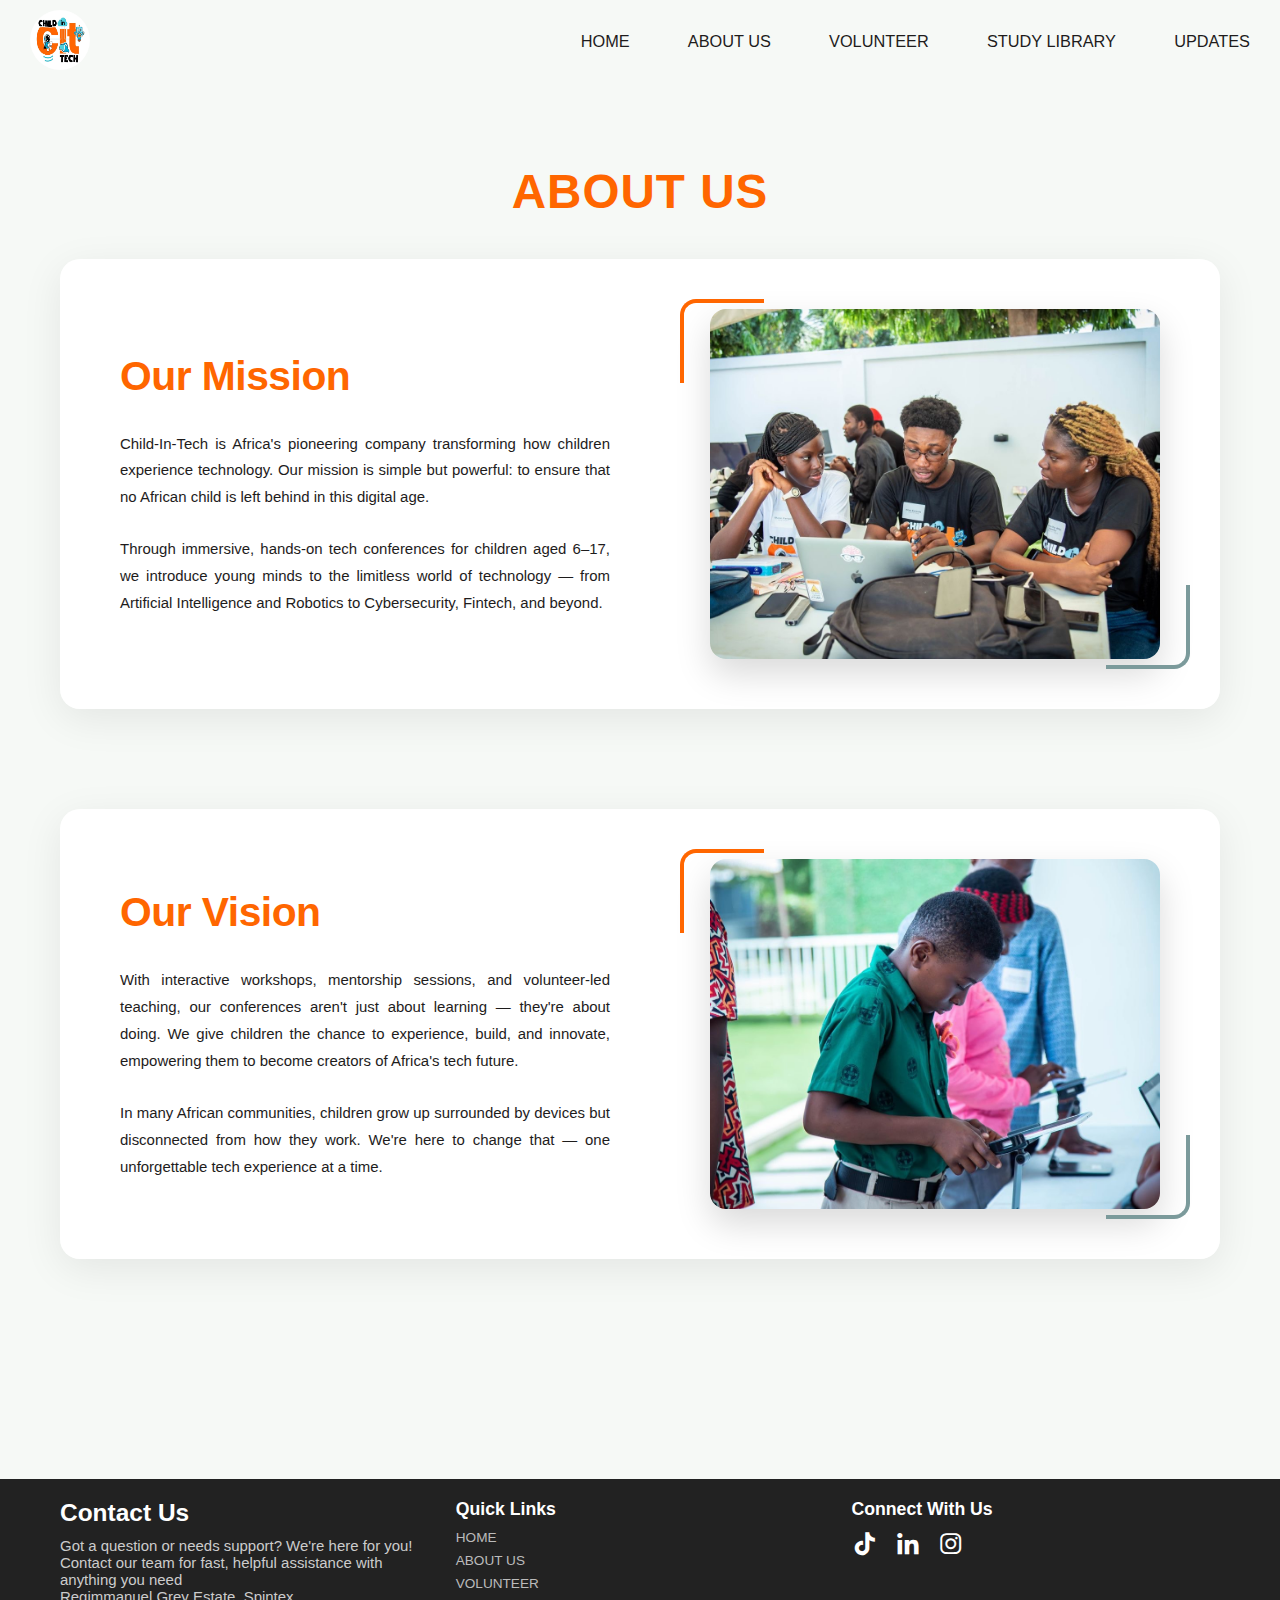
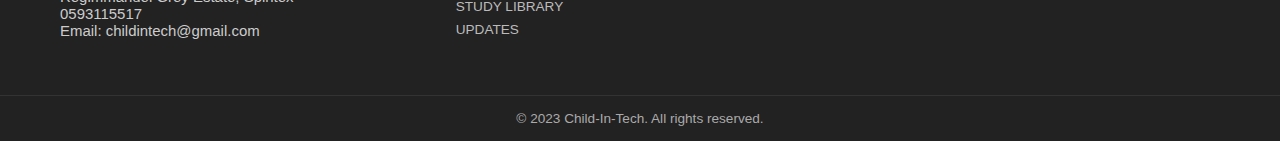
<file: about.html>
<!DOCTYPE html>
<html lang="en">
  <head>
    <meta charset="UTF-8" />
    <meta name="viewport" content="width=device-width, initial-scale=1.0" />
    <title>About Us</title>
    <link rel="stylesheet" href="style.css" />
    <link rel="icon" href="favicon.ico" type="image/x-icon" />
    <link
      href="https://unpkg.com/boxicons@2.1.4/css/boxicons.min.css"
      rel="stylesheet"
    />
  </head>
  <body>
    <header class="header">
      <nav class="navbar">
        <div class="logo">
          <img src="assets/logo.jpg" alt="CIT Logo" />
        </div>
        <div class="nav-links">
          <a href="index.html">HOME</a>
          <a href="about.html">ABOUT US</a>
          <a href="volunteer.html">VOLUNTEER</a>
          <a href="study_library.html">STUDY LIBRARY</a>
          <a href="updates.html">UPDATES</a>
        </div>
        <div class="burger" id="burger-menu">
          <span></span>
          <span></span>
          <span></span>
        </div>
      </nav>
    </header>
    <main>
      <!-- main section -->
      <div class="about-us">
        <h1>ABOUT US</h1>
        <!-- Our Mission -->
        <div class="mission-section">
          <div class="text-content">
            <h2>Our Mission</h2>
            <p>
              Child-In-Tech is Africa's pioneering company transforming how
              children experience technology. Our mission is simple but
              powerful: to ensure that no African child is left behind in this
              digital age.
            </p>
            <p>
              Through immersive, hands-on tech conferences for children aged
              6–17, we introduce young minds to the limitless world of
              technology — from Artificial Intelligence and Robotics to
              Cybersecurity, Fintech, and beyond.
            </p>
          </div>
          <div class="mision-image">
            <img src="assets/fun fact.jpg" alt="Mission Image" />
          </div>
        </div>

        <!-- Our Vision -->
        <div class="vision-section">
          <div class="vision-image">
            <img src="assets/img 3.jpg" alt="Vision Image" />
          </div>
          <div class="text-content">
            <h2>Our Vision</h2>
            <p>
              With interactive workshops, mentorship sessions, and volunteer-led
              teaching, our conferences aren't just about learning — they're
              about doing. We give children the chance to experience, build, and
              innovate, empowering them to become creators of Africa's tech
              future.
            </p>
            <p>
              In many African communities, children grow up surrounded by
              devices but disconnected from how they work. We're here to change
              that — one unforgettable tech experience at a time.
            </p>
          </div>
        </div>
      </div>
    </main>

    <!-- footer section -->
    <footer class="footer">
      <div class="footer-container">
        <div class="footer-about">
          <h2>Contact Us</h2>
          <p>Got a question or needs support? We're here for you!</p>
          <p>
            Contact our team for fast, helpful assistance with anything you need
          </p>
          <p>Regimmanuel Grey Estate, Spintex</p>
          <p>0593115517</p>
          <p>Email: childintech@gmail.com</p>
        </div>

        <div class="footer-links">
          <h3>Quick Links</h3>
          <ul>
            <li><a href="index.html">HOME</a></li>
            <li><a href="about.html">ABOUT US</a></li>
            <li><a href="volunteer.html">VOLUNTEER</a></li>
            <li><a href="study_library.html">STUDY LIBRARY</a></li>
            <li><a href="updates.html">UPDATES</a></li>
          </ul>
        </div>

        <div class="footer-socials">
          <h3>Connect With Us</h3>
          <div class="social-icons">
            <!-- TikTok -->
            <a href="#" target="_blank">
              <i class="bx bxl-tiktok"></i>
            </a>

            <!-- LinkedIn -->
            <a href="#" target="_blank">
              <i class="bx bxl-linkedin"></i>
            </a>

            <!-- Instagram -->
            <a href="#" target="_blank">
              <i class="bx bxl-instagram"></i>
            </a>
          </div>
        </div>
      </div>

      <div class="footer-bottom">
        <p>&copy; 2023 Child-In-Tech. All rights reserved.</p>
      </div>
    </footer>
    <script src="script.js"></script>
  </body>
</html>
</file>
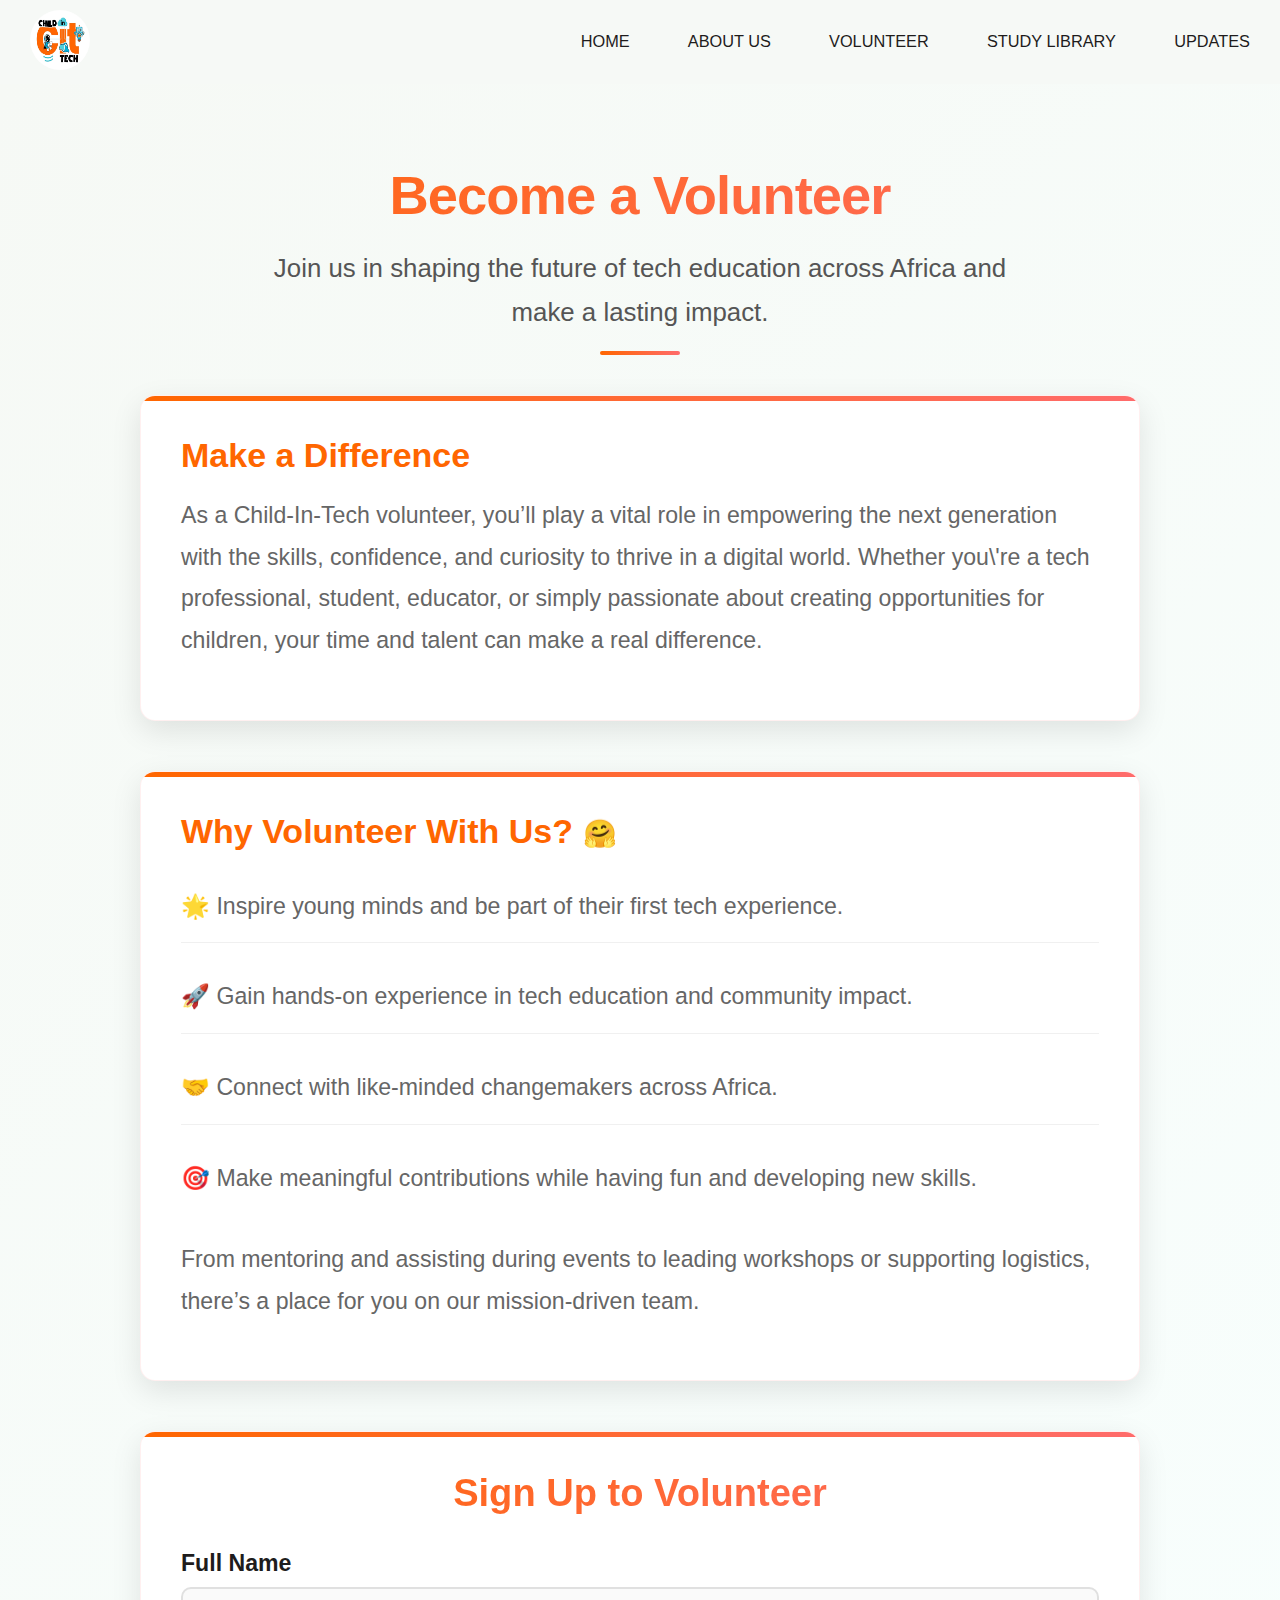
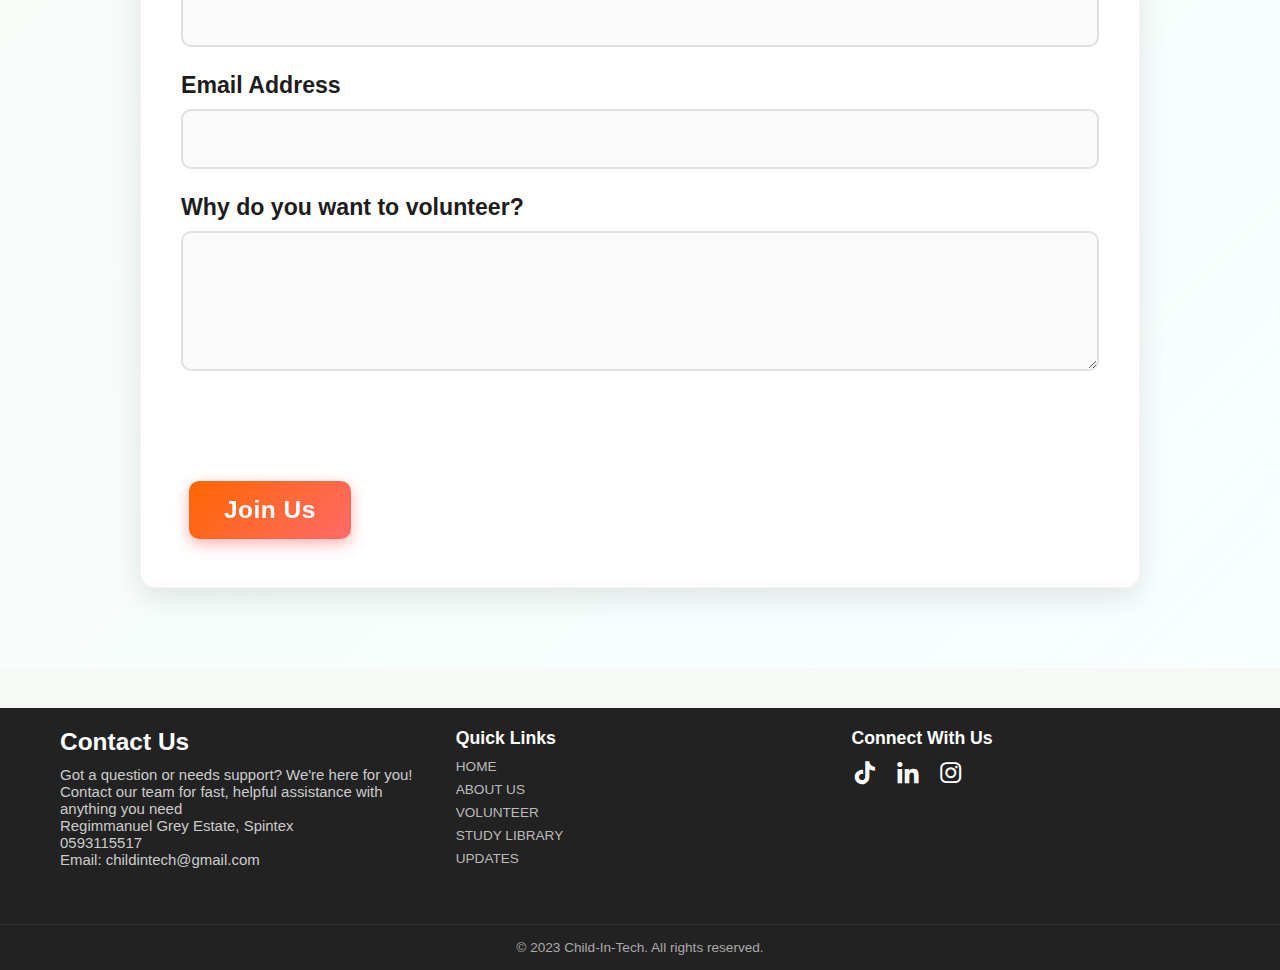
<file: volunteer.html>
<!DOCTYPE html>
<html lang="en">
  <head>
    <meta charset="UTF-8" />
    <meta name="viewport" content="width=device-width, initial-scale=1.0" />
    <title>Volunteer</title>
    <link rel="stylesheet" href="style.css" />
    <link rel="icon" href="favicon.ico" type="image/x-icon" />
    <link
      href="https://unpkg.com/boxicons@2.1.4/css/boxicons.min.css"
      rel="stylesheet"
    />
  </head>
  <body>
    <header class="header">
      <nav class="navbar">
        <div class="logo">
          <img src="assets/logo.jpg" alt="CIT Logo" />
        </div>
        <div class="nav-links">
          <a href="index.html">HOME</a>
          <a href="about.html">ABOUT US</a>
          <a href="volunteer.html">VOLUNTEER</a>
          <a href="study_library.html">STUDY LIBRARY</a>
          <a href="updates.html">UPDATES</a>
        </div>
        <div class="burger" id="burger-menu">
          <span></span>
          <span></span>
          <span></span>
        </div>
      </nav>
    </header>
    <main>
      <!-- main section -->
      <section class="volunteer-section">
        <header class="volunteer-header">
          <h1>Become a Volunteer</h1>
          <p>
            Join us in shaping the future of tech education across Africa and
            make a lasting impact.
          </p>
        </header>

        <div class="volunteer-content">
          <div class="volunteer-cta">
            <h2>Make a Difference</h2>
            <p>
              As a Child-In-Tech volunteer, you’ll play a vital role in
              empowering the next generation with the skills, confidence, and
              curiosity to thrive in a digital world. Whether you\'re a tech
              professional, student, educator, or simply passionate about
              creating opportunities for children, your time and talent can make
              a real difference.
            </p>
          </div>
          <div class="volunteer-roles">
            <h2>Why Volunteer With Us?</h2>
            <ul>
              <li>
                🌟 Inspire young minds and be part of their first tech
                experience.
              </li>
              <li>
                🚀 Gain hands-on experience in tech education and community
                impact.
              </li>
              <li>🤝 Connect with like-minded changemakers across Africa.</li>
              <li>
                🎯 Make meaningful contributions while having fun and developing
                new skills.
              </li>
            </ul>
            <p>
              From mentoring and assisting during events to leading workshops or
              supporting logistics, there’s a place for you on our
              mission-driven team.
            </p>
          </div>

          <div class="volunteer-form-container">
            <h2>Sign Up to Volunteer</h2>
            <form action="#" method="POST" class="volunteer-form">
              <div class="form-group">
                <label for="name">Full Name</label>
                <input type="text" id="name" name="name" required />
              </div>
              <div class="form-group">
                <label for="email">Email Address</label>
                <input type="email" id="email" name="email" required />
              </div>
              <div class="form-group">
                <label for="interest">Why do you want to volunteer?</label>
                <textarea
                  id="interest"
                  name="interest"
                  rows="4"
                  required
                ></textarea>
              </div>
              <button type="submit" class="btn">Join Us</button>
            </form>
          </div>
        </div>
      </section>
    </main>

    <!-- footer section -->
    <footer class="footer">
      <div class="footer-container">
        <div class="footer-about">
          <h2>Contact Us</h2>
          <p>Got a question or needs support? We're here for you!</p>
          <p>
            Contact our team for fast, helpful assistance with anything you need
          </p>
          <p>Regimmanuel Grey Estate, Spintex</p>
          <p>0593115517</p>
          <p>Email: childintech@gmail.com</p>
        </div>

        <div class="footer-links">
          <h3>Quick Links</h3>
          <ul>
            <li><a href="index.html">HOME</a></li>
            <li><a href="about.html">ABOUT US</a></li>
            <li><a href="volunteer.html">VOLUNTEER</a></li>
            <li><a href="study_library.html">STUDY LIBRARY</a></li>
            <li><a href="updates.html">UPDATES</a></li>
          </ul>
        </div>

        <div class="footer-socials">
          <h3>Connect With Us</h3>
          <div class="social-icons">
            <!-- TikTok -->
            <a href="#" target="_blank">
              <i class="bx bxl-tiktok"></i>
            </a>

            <!-- LinkedIn -->
            <a href="#" target="_blank">
              <i class="bx bxl-linkedin"></i>
            </a>

            <!-- Instagram -->
            <a href="#" target="_blank">
              <i class="bx bxl-instagram"></i>
            </a>
          </div>
        </div>
      </div>

      <div class="footer-bottom">
        <p>&copy; 2023 Child-In-Tech. All rights reserved.</p>
      </div>
    </footer>
    <script src="script.js"></script>
  </body>
</html>
</file>
<file: style.css>
* {
  margin: 0;
  padding: 0;
  box-sizing: border-box;
  text-decoration: none;
  border: none;
  outline: none;
  scroll-behavior: smooth;
  font-family: "Open Sans", sans-serif;
}

:root {
  --bg-color: rgba(246, 249, 245, 0.947);
  --second-bg-color: rgb(123, 154, 155);
  --text-color: #1e1c1c;
  --main-color: #ff6600;
}
html {
  font-size: 85%;
  overflow-x: hidden;
}

body {
  background-color: var(--bg-color);
  color: var(--text-color);
  overflow-x: hidden;
  font-weight: 300;
}

.header {
  font-weight: 300;
  line-height: 1.2;
}

.navbar {
  display: flex;
  align-items: center;
  justify-content: space-between;
  padding: 10px 30px;
  background-color: var(--bg-color);
}

.navbar a {
  font-size: 1.2rem;
  margin-left: 4rem;
  color: var(--text-color);
}

.navbar img {
  width: 60px;
  height: 60px;
  border-radius: 50%;
}

.home {
  position: relative;
  background-image: url(assets/hero\ bg.jpg);
  background-size: cover;
  background-position: center;
  height: 100vh;
  display: flex;
  justify-content: left;
  align-items: start;
  overflow: hidden;
  margin-bottom: 2rem;
}

/* Set max height for hero section on smaller screens */
@media (max-width: 768px) {
  .home {
    height: 70vh;
    max-height: 600px;
    min-height: 500px;
  }
}

@media (max-width: 480px) {
  .home {
    height: 60vh;
    max-height: 500px;
    min-height: 400px;
  }
}

.overlay {
  position: absolute;
  top: 0;
  left: 0;
  width: 100%;
  height: 100%;
  background-color: rgba(0, 0, 0, 0.5);
  z-index: 1;
}

.hero {
  position: relative;
  z-index: 2;
  padding-left: 2.5rem;
}

.hero h1 {
  font-size: clamp(2rem, 5vw, 4.5rem);
  color: #ffff;
  font-weight: 600;
  line-height: 1.2;
  white-space: nowrap;
  overflow: hidden;
  text-overflow: ellipsis;
}

.hero p {
  color: #ffff;
  font-size: clamp(1.2rem, 3vw, 2.5rem);
  margin-bottom: 12px;
  white-space: nowrap;
  overflow: hidden;
  text-overflow: ellipsis;
}

/* Allow text wrapping on smaller screens */
@media (max-width: 768px) {
  .hero h1 {
    white-space: normal;
    overflow: visible;
    text-overflow: initial;
  }

  .hero p {
    white-space: normal;
    overflow: visible;
    text-overflow: initial;
  }
}

.hero h1 span {
  color: var(--main-color);
}

.hero p span {
  color: var(--main-color);
}

.btn {
  padding: 8px 16px;
  font-size: 14px;
  font-weight: 600;
  color: var(--main-color);
  background-color: white;
  border: 2px solid var(--main-color);
  border-radius: 10px;
  margin: 8px;
  margin-top: 6rem;
  cursor: pointer;
  transition: all 0.3s ease;
  backdrop-filter: blur(6px);
}

.btn:hover {
  background-color: var(--main-color);
  transition: 0.3s;
  color: white;
  border: 2px solid white;
}

.video-content {
  display: flex;
  justify-content: space-between;
  flex-direction: column;
}

.video-content video {
  width: 100%;
  max-height: 100vh;
  object-fit: contain;
  margin-top: 2rem;
}

.video-content a {
  text-decoration: underline;
  font-size: 1.8rem;
}

.video-text {
  display: flex;
  font-size: 1.8rem;
  color: var(--text-color);
  flex-direction: column;
  padding: 12px;
}

.video-txt {
  display: flex;
  justify-content: center;
  align-items: center;
  flex-direction: row;
  flex-wrap: wrap;
  gap: 2rem;
  font-size: 2.5rem;
  margin-top: 2.5rem;
}

.video-ps {
  background-color: var(--second-bg-color);
  padding: 2rem;
  border-radius: 5px;
  max-width: 400px;
  width: 100%;
  min-height: 200px;
  height: auto;
}
.video-pp {
  padding: 2rem;
  border-radius: 5px;
  max-width: 600px;
  width: 100%;
  min-height: 200px;
  height: auto;
}

.custom-line {
  border: none;
  height: 1px;
  background-color: #333;
  margin: 40px auto;
  width: 90%;
}

.fun-facts-section {
  padding: 60px 20px;
  position: relative;
}

.fun-facts,
.fun-facts-section h2 {
  position: relative;
  z-index: 1;
}

.fun-facts-section h2 {
  text-align: center;
  font-size: 2.5rem;
  margin-bottom: 30px;
  color: #fff;
  text-shadow: 0 2px 4px rgba(0, 0, 0, 0.4);
}

@media screen and (max-width: 600px) {
  .fun-facts-section h2 {
    font-size: 2rem;
  }
}

.achievement-content {
  display: flex;
  justify-content: center;
  flex-direction: column;
  align-items: center;
  text-align: center;
}

.achievement-content img {
  width: 200px;
  height: 200px;
  border-radius: 50%;
  margin-bottom: 1rem;
}

.achievement-item p {
  font-size: 3rem;
  color: var(--text-color);
  text-align: center;
  margin: 0;
}

.achievement-section h2 {
  font-size: 3rem;
  color: var(--main-color);

  text-decoration: underline;
}

.photos {
  display: flex;
  overflow: hidden;
  white-space: nowrap;
  padding: 20px 0;
  gap: 0;
  position: relative;
}

.photos .marquee {
  display: flex;
  animation: photos-marquee 40s linear infinite;
  gap: 20px;
}

@keyframes photos-marquee {
  0% {
    transform: translateX(0);
  }
  100% {
    transform: translateX(-50%);
  }
}

.photos img {
  width: 300px;
  height: 200px;
  border-radius: 10px;
  box-shadow: 0 10px 20px rgba(0, 0, 0, 0.3);
  transition: transform 0.3s, box-shadow 0.3s;
  flex-shrink: 0;
}

.photos img:hover {
  transform: scale(1.05);
  box-shadow: 0 15px 30px rgba(0, 0, 0, 0.5);
}

.conference-section {
  padding: 80px 20px;
  min-height: 100vh;
}

.conference-container {
  max-width: 1200px;
  margin: 0 auto;
}

.section-title {
  text-align: center;
  font-size: 3rem;
  font-weight: bold;
  color: var(--text-color);
  margin-bottom: 20px;
  position: relative;
}

.section-title::after {
  content: "";
  position: absolute;
  bottom: -10px;
  left: 50%;
  transform: translateX(-50%);
  width: 80px;
  height: 4px;
  border-radius: 2px;
}

.section-subtitle {
  text-align: center;
  font-size: 1.2rem;
  color: #666;
  margin-bottom: 60px;
  max-width: 600px;
  margin-left: auto;
  margin-right: auto;
}

.conference-grid {
  display: grid;
  grid-template-columns: repeat(auto-fit, minmax(350px, 1fr));
  gap: 30px;
  margin-bottom: 60px;
}

.conference-card {
  border-radius: 20px;
  overflow: hidden;
  transition: all 0.4s cubic-bezier(0.175, 0.885, 0.32, 1.275);
  position: relative;
  cursor: pointer;
}

.conference-card:hover {
  transform: translateY(-15px) scale(1.02);
}

.conference-image {
  position: relative;
  overflow: hidden;
  height: 250px;
}

.conference-image img {
  width: 100%;
  height: 100%;
  object-fit: cover;
  transition: transform 0.4s ease;
}

.conference-card:hover .conference-image img {
  transform: scale(1.1);
}

.conference-card:hover .image-overlay {
  opacity: 1;
}

.conference-content {
  padding: 30px;
}

.conference-title {
  font-size: 1.5rem;
  font-weight: bold;
  color: var(--text-color);
  margin-bottom: 15px;
  text-transform: uppercase;
  letter-spacing: 1px;
  transition: color 0.3s ease;
}

.conference-card:hover .conference-title {
  color: var(--text-color);
}

.conference-description {
  color: #666;
  line-height: 1.8;
  margin-bottom: 20px;
}

.conference-link {
  display: inline-flex;
  align-items: center;
  color: var(--text-color);
  text-decoration: none;
  font-weight: bold;
  transition: all 0.3s ease;
  position: relative;
}

.conference-link::after {
  content: "→";
  margin-left: 10px;
  transition: transform 0.3s ease;
}

.conference-link:hover {
  color: var(--main-color);
}

.conference-link:hover::after {
  transform: translateX(5px);
}

.conference-badge {
  position: absolute;
  top: 20px;
  right: 20px;
  background: linear-gradient(45deg, var(--accent-color), #ff6b6b);
  color: var(--text-color);
  padding: 8px 15px;
  border-radius: 20px;
  font-size: 0.8rem;
  font-weight: bold;
  text-transform: uppercase;
  letter-spacing: 1px;
  z-index: 2;
}

.featured-conference {
  grid-column: 1 / -1;
  display: grid;
  grid-template-columns: 1fr 1fr;
  gap: 0;
  max-width: 800px;
  margin: 0 auto 60px;
}

.featured-conference .conference-image {
  height: 400px;
}

.featured-conference .conference-content {
  display: flex;
  flex-direction: column;
  justify-content: center;
  padding: 40px;
  background: linear-gradient(
    135deg,
    var(--primary-color),
    var(--secondary-color)
  );
  color: var(--text-color);
}

.featured-conference .conference-title {
  color: var(--text-color);
  font-size: 2rem;
  margin-bottom: 20px;
}

.featured-conference .conference-description {
  color: var(--text-color);
  font-size: 1.1rem;
}

.featured-conference .conference-link {
  color: var(--text-color);
  background: rgba(255, 255, 255, 0.2);
  padding: 12px 25px;
  border-radius: 25px;
  text-align: center;
  margin-top: 20px;
  backdrop-filter: blur(10px);
  border: 1px solid rgba(255, 255, 255, 0.3);
}

.featured-conference .conference-link:hover {
  background: rgba(255, 255, 255, 0.3);
  transform: translateY(-2px);
}

/* Sponsors Section */
.sponsors-section {
  padding: 80px 20px;
  text-align: center;
  background-color: var(--bg-color);
}

.sponsors-section h2 {
  font-size: 3rem;
  margin-bottom: 40px;
  color: var(--text-color);
  font-weight: 600;
}

.sponsors-container {
  display: flex;
  flex-wrap: wrap;
  flex-direction: row;
  gap: 30px;
  margin-top: 40px;
  justify-content: center;
}

.sponsor-item img {
  width: 150px;
  height: 150px;
  border-radius: 10px;
  box-shadow: 0 4px 16px rgba(0, 0, 0, 0.1);
  transition: transform 0.3s, box-shadow 0.3s;
}

.sponsor-item img:hover {
  transform: translateY(-5px);
  box-shadow: 0 8px 25px rgba(0, 0, 0, 0.15);
}

@media (max-width: 768px) {
  .conference-grid {
    grid-template-columns: 1fr;
    gap: 20px;
  }

  .section-title {
    font-size: 2.5rem;
  }

  .featured-conference {
    grid-template-columns: 1fr;
  }

  .featured-conference .conference-content {
    padding: 30px;
  }

  .conference-content {
    padding: 20px;
  }
}

/* Responsive styles for volunteer page */
@media (max-width: 768px) {
  .volunteer-header h1 {
    font-size: 3rem;
  }

  .volunteer-header p {
    font-size: 1.6rem;
  }

  .volunteer-cta,
  .volunteer-roles,
  .volunteer-form-container {
    padding: 25px;
  }

  .volunteer-cta h2,
  .volunteer-roles h2 {
    font-size: 2.2rem;
  }

  .volunteer-form-container h2 {
    font-size: 2.4rem;
  }
}

@media (max-width: 480px) {
  .volunteer-section {
    padding: 60px 15px;
  }

  .volunteer-header h1 {
    font-size: 2.5rem;
  }

  .volunteer-header p {
    font-size: 1.4rem;
  }

  .volunteer-cta,
  .volunteer-roles,
  .volunteer-form-container {
    padding: 20px;
  }

  .volunteer-content {
    gap: 30px;
  }

  .volunteer-roles ul li {
    font-size: 1.5rem;
    padding: 12px 0;
  }
}

@keyframes fadeInUp {
  from {
    opacity: 0;
    transform: translateY(30px);
  }
  to {
    opacity: 1;
    transform: translateY(0);
  }
}

.conference-card {
  animation: fadeInUp 0.6s ease forwards;
}

.conference-card:nth-child(2) {
  animation-delay: 0.1s;
}

.conference-card:nth-child(3) {
  animation-delay: 0.2s;
}

.conference-card:nth-child(4) {
  animation-delay: 0.3s;
}

.footer {
  width: 100%;
  color: #fff;
  background-color: #222 !important; /* Lighter dark gray */
  position: relative;
  margin-top: 40px;
}

.footer-container {
  display: flex;
  flex-wrap: wrap;
  justify-content: space-between;
  gap: 2rem;
  max-width: 1200px;
  margin: 0 auto;
  padding: 20px 20px 20px;
}

.footer-about,
.footer-links,
.footer-socials {
  flex: 1 1 250px;
}

.footer-about h2 {
  font-size: 1.8rem;
  margin-bottom: 10px;
}

.footer-about p {
  font-size: 1.1rem;
  color: #ccc;
}

.footer-links h3,
.footer-socials h3 {
  font-size: 1.3rem;
  margin-bottom: 10px;
  font-weight: bold;
}

.footer-links ul {
  list-style: none;
  padding: 0;
}

.footer-links ul li {
  margin: 8px 0;
}

.footer-links ul li a {
  text-decoration: none;
  color: #bbb;
  transition: color 0.3s ease;
}

.footer-links ul li a:hover {
  color: #fff;
}

.footer-socials .social-icons {
  display: flex;
  align-items: center;
  gap: 15px;
  margin: 0;
  padding: 0;
}

.footer-socials .social-icons a {
  font-size: 28px;
  color: #fff;
  transition: transform 0.3s ease, color 0.3s ease;
  display: inline-flex;
  align-items: center;
  justify-content: center;
  width: 28px;
  height: 28px;
  line-height: 1;
}

.footer-socials .social-icons a:hover {
  transform: scale(1.2);
  color: var(--main-color);
}

.footer-bottom {
  text-align: center;
  margin-top: 30px;
  font-size: 1rem;
  color: #aaa;
  border-top: 1px solid #333;
  padding: 15px 20px;
}

/* Responsive improvements */
@media (max-width: 768px) {
  .footer {
    min-height: 250px;
    padding: 30px 15px 15px 15px;
    background-attachment: scroll;
  }
}

@media (max-width: 480px) {
  .footer-content h2 {
    font-size: 1.8rem;
  }

  .footer-content p {
    font-size: 1rem;
  }
}

img,
video {
  max-width: 100%;
  height: auto;
}
section,
.about-content,
.achievement-content,
.conference-container {
  width: 100%;
  box-sizing: border-box;
}
@media (max-width: 900px) {
  .photos img {
    width: 100vw;
    height: auto;
    min-width: 200px;
    max-width: 350px;
  }
}
@media (max-width: 600px) {
  .photos {
    gap: 8px;
    padding: 8px;
  }
  .photos img {
    max-width: 200px;
  }
  .hero h1 {
    font-size: 3rem;
  }
  .hero p {
    font-size: 1.5rem;
  }
  .btn {
    font-size: 1.2rem;
    padding: 0.7rem 1.2rem;
  }
}

.burger {
  display: none;
  flex-direction: column;
  cursor: pointer;
  width: 30px;
  height: 25px;
  justify-content: space-between;
}
.burger span {
  display: block;
  height: 4px;
  width: 100%;
  background: var(--text-color);
  border-radius: 2px;
  transition: 0.3s;
}

@media (max-width: 900px) {
  .nav-links {
    position: absolute;
    top: 80px;
    right: 30px;
    background: var(--bg-color);
    width: 200px;
    flex-direction: column;
    align-items: flex-start;
    padding: 20px 0 20px 20px;
    display: none;
    box-shadow: 0 8px 16px rgba(0, 0, 0, 0.1);
    z-index: 100;
    border-radius: 8px;
  }
  .nav-links.active {
    display: flex;
  }
  .burger {
    display: flex;
  }
  .navbar {
    position: relative;
  }
  .navbar .nav-links a {
    margin: 10px 0;
    margin-left: 0;
  }
}

.burger.open span:nth-child(1) {
  transform: rotate(45deg) translate(5px, 5px);
}
.burger.open span:nth-child(2) {
  opacity: 0;
}
.burger.open span:nth-child(3) {
  transform: rotate(-45deg) translate(6px, -6px);
}

@media (max-width: 900px) {
  .fun-facts {
    flex-direction: column;
    align-items: center;
    gap: 2rem;
  }
  .fun-facts img {
    width: 90vw;
    height: 40vh;
    max-width: 350px;
    margin: 0 auto 1rem auto;
    display: block;
  }
}
@media (max-width: 600px) {
  .fun-facts-section h2 {
    font-size: 1.6rem;
  }
  .fun-facts img {
    height: 28vh;
    max-width: 220px;
  }
}

.fun-facts img {
  transition: transform 0.3s, box-shadow 0.3s;
  box-shadow: 0 4px 16px rgba(0, 0, 0, 0.08);
}
.fun-facts img:hover {
  transform: scale(1.04) rotate(-2deg);
  box-shadow: 0 8px 32px rgba(0, 0, 0, 0.18);
}

@keyframes fadeInSleek {
  from {
    opacity: 0;
    transform: translateY(40px);
  }
  to {
    opacity: 1;
    transform: translateY(0);
  }
}
.fun-facts-section,
.fun-facts-section h2,
.fun-facts,
.fun-facts img,
.fun-facts-section {
  animation-delay: 0.1s;
}
.fun-facts-section h2 {
  animation-delay: 0.2s;
}
.fun-facts {
  animation-delay: 0.3s;
}
.fun-facts img {
  animation-delay: 0.4s;
}

@keyframes slideUp {
  from {
    opacity: 0;
    transform: translateY(60px);
  }
  to {
    opacity: 1;
    transform: translateY(0);
  }
}
.hero h1,
.hero p {
  opacity: 0;
  transform: translateY(60px);
  animation: slideUp 1s cubic-bezier(0.23, 1, 0.32, 1) forwards;
}
.hero h1 {
  animation-delay: 0.2s;
}
.hero p:nth-of-type(1) {
  animation-delay: 0.4s;
}
.hero p:nth-of-type(2) {
  animation-delay: 0.6s;
}
.hero p:nth-of-type(3) {
  animation-delay: 0.8s;
}
.hero p:nth-of-type(4) {
  animation-delay: 1s;
}
.hero p:nth-of-type(5) {
  animation-delay: 1.2s;
}

@media (max-width: 700px) {
}

.fun-facts {
  display: grid;
  grid-template-columns: 1fr 1fr;
  gap: 2rem;
  align-items: stretch;
  justify-items: center;
}

@media screen and (max-width: 800px) {
  .fun-facts {
    grid-template-columns: 1fr;
  }
}

@keyframes fadeInUpCard {
  from {
    opacity: 0;
    transform: translateY(40px);
  }
  to {
    opacity: 1;
    transform: translateY(0);
  }
}

/* Volunteer Page Styles */
.volunteer-section {
  padding: 80px 20px;
  background: linear-gradient(135deg, var(--bg-color) 0%, #f8fffe 100%);
  color: var(--text-color);
  min-height: 100vh;
}

.volunteer-header {
  text-align: center;
  margin-bottom: 60px;
  position: relative;
}

.volunteer-header::after {
  content: "";
  position: absolute;
  bottom: -20px;
  left: 50%;
  transform: translateX(-50%);
  width: 80px;
  height: 4px;
  background: linear-gradient(90deg, var(--main-color), #ff6b6b);
  border-radius: 2px;
}

.volunteer-header h1 {
  font-size: 4rem;
  background: linear-gradient(135deg, var(--main-color), #ff6b6b);
  -webkit-background-clip: text;
  -webkit-text-fill-color: transparent;
  background-clip: text;
  margin-bottom: 20px;
  font-weight: 700;
  letter-spacing: -1px;
}

.volunteer-header p {
  font-size: 1.9rem;
  max-width: 800px;
  margin: 0 auto;
  line-height: 1.7;
  color: #555;
}

.volunteer-content {
  display: grid;
  grid-template-columns: 1fr;
  gap: 50px;
  max-width: 1000px;
  margin: 0 auto;
}

.volunteer-cta,
.volunteer-roles,
.volunteer-form-container {
  background: #ffffff;
  padding: 40px;
  border-radius: 15px;
  box-shadow: 0 10px 30px rgba(0, 0, 0, 0.1);
  border: 1px solid rgba(255, 107, 107, 0.1);
  transition: transform 0.3s ease, box-shadow 0.3s ease;
  position: relative;
  overflow: hidden;
}

.volunteer-cta::before,
.volunteer-roles::before,
.volunteer-form-container::before {
  content: "";
  position: absolute;
  top: 0;
  left: 0;
  right: 0;
  height: 5px;
  background: linear-gradient(90deg, var(--main-color), #ff6b6b);
}

.volunteer-cta:hover,
.volunteer-roles:hover,
.volunteer-form-container:hover {
  transform: translateY(-8px);
  box-shadow: 0 20px 40px rgba(0, 0, 0, 0.15);
}

.volunteer-cta h2,
.volunteer-roles h2 {
  font-size: 2.5rem;
  color: var(--main-color);
  margin-bottom: 20px;
  font-weight: 600;
  position: relative;
}

.volunteer-roles h2::after {
  content: "🤗";
  margin-left: 10px;
  font-size: 2rem;
}

.volunteer-cta p,
.volunteer-roles p,
.volunteer-roles ul li {
  font-size: 1.7rem;
  line-height: 1.8;
  margin-bottom: 18px;
  color: #666;
}

.volunteer-roles ul {
  list-style: none;
  margin-left: 0;
  margin-bottom: 25px;
  padding: 0;
}

.volunteer-roles ul li {
  padding: 15px 0;
  border-bottom: 1px solid #f0f0f0;
  font-weight: 500;
  transition: color 0.3s ease;
}

.volunteer-roles ul li:last-child {
  border-bottom: none;
}

.volunteer-roles ul li:hover {
  color: var(--main-color);
}

.volunteer-form-container h2 {
  text-align: center;
  font-size: 2.8rem;
  background: linear-gradient(135deg, var(--main-color), #ff6b6b);
  -webkit-background-clip: text;
  -webkit-text-fill-color: transparent;
  background-clip: text;
  margin-bottom: 35px;
  font-weight: 600;
}

.volunteer-form .form-group {
  margin-bottom: 25px;
}

.volunteer-form label {
  display: block;
  font-size: 1.7rem;
  margin-bottom: 10px;
  font-weight: 600;
  color: var(--text-color);
}

.volunteer-form input[type="text"],
.volunteer-form input[type="email"],
.volunteer-form textarea {
  width: 100%;
  padding: 15px;
  border: 2px solid #e0e0e0;
  border-radius: 10px;
  font-size: 1.6rem;
  background-color: #fafafa;
  transition: all 0.3s ease;
  font-family: "Open Sans", sans-serif;
}

.volunteer-form input[type="text"]:focus,
.volunteer-form input[type="email"]:focus,
.volunteer-form textarea:focus {
  border-color: var(--main-color);
  background-color: #fff;
  box-shadow: 0 0 0 3px rgba(255, 0, 0, 0.1);
  outline: none;
}

.volunteer-form textarea {
  resize: vertical;
  min-height: 140px;
}

.volunteer-form button.btn {
  background: linear-gradient(135deg, var(--main-color), #ff6b6b);
  color: white;
  padding: 15px 35px;
  font-size: 1.8rem;
  border-radius: 10px;
  cursor: pointer;
  transition: all 0.3s ease;
  border: none;
  font-weight: 600;
  letter-spacing: 0.5px;
  box-shadow: 0 5px 15px rgba(255, 0, 0, 0.3);
}

.volunteer-form button.btn:hover {
  transform: translateY(-3px);
  box-shadow: 0 8px 25px rgba(255, 0, 0, 0.4);
  background: linear-gradient(135deg, #c00000, #ff5555);
}

/* Specific styles for Study Library and Updates pages */
.library-container {
  position: relative;
  text-align: center;
  color: white;
}

.study-library img {
  width: 100%;
  height: 60vh; /* Adjust as needed */
  object-fit: cover;
  filter: brightness(0.7);
}

.study-library-overlay {
  position: absolute;
  top: 0;
  left: 0;
  width: 100%;
  height: 100%;
  background-color: rgba(
    0,
    0,
    0,
    0.4
  ); /* Darker overlay for better text visibility */
  z-index: 1;
}

.study-library h1 {
  position: absolute;
  top: 50%;
  left: 50%;
  transform: translate(-50%, -50%);
  font-size: 4.5rem; /* Increased font size */
  font-weight: bold;
  z-index: 2;
  color: #fff; /* Ensure text is white */
  text-shadow: 2px 2px 8px rgba(0, 0, 0, 0.7); /* Add text shadow for better readability */
}

.study-categories,
.featured-resources,
.interactive-learning {
  padding: 60px 20px;
  text-align: center;
}

.container {
  max-width: 1200px;
  margin: 0 auto;
}

.section-title {
  font-size: 2.8rem;
  color: var(--main-color);
  margin-bottom: 15px;
  font-weight: 600;
}

.section-subtitle {
  font-size: 1.6rem;
  color: var(--text-color);
  margin-bottom: 40px;
  max-width: 700px;
  margin-left: auto;
  margin-right: auto;
  line-height: 1.6;
}

.categories-grid,
.resources-grid {
  display: grid;
  grid-template-columns: repeat(auto-fit, minmax(280px, 1fr));
  gap: 30px;
}

.category-card,
.resource-card {
  background-color: #fff;
  padding: 25px;
  border-radius: 10px;
  box-shadow: 0 8px 15px rgba(0, 0, 0, 0.07);
  transition: transform 0.3s ease, box-shadow 0.3s ease;
}

.category-card:hover,
.resource-card:hover {
  transform: translateY(-10px);
  box-shadow: 0 12px 25px rgba(0, 0, 0, 0.1);
}

.category-icon {
  font-size: 3rem;
  margin-bottom: 15px;
}

.category-card h3,
.resource-card h3 {
  font-size: 1.8rem;
  color: var(--text-color);
  margin-bottom: 10px;
  font-weight: 600;
}

.category-card p,
.resource-card p {
  font-size: 1.4rem;
  line-height: 1.6;
  color: #555;
  margin-bottom: 20px;
}

.category-link {
  font-size: 1.4rem;
  color: var(--main-color);
  text-decoration: none;
  font-weight: 500;
}
.category-link:hover {
  text-decoration: underline;
}

.resource-image img {
  width: 100%;
  height: 180px;
  object-fit: cover;
  border-radius: 8px;
  margin-bottom: 15px;
}

.resource-category {
  display: inline-block;
  background-color: var(--main-color);
  color: #fff;
  padding: 5px 10px;
  font-size: 1.2rem;
  border-radius: 5px;
  margin-bottom: 10px;
}

.resource-meta {
  font-size: 1.3rem;
  color: #777;
  margin-bottom: 15px;
}

.resource-meta span {
  margin-right: 15px;
}

.resource-btn {
  display: inline-block;
  background-color: var(--main-color);
  color: #fff;
  padding: 10px 20px;
  border-radius: 5px;
  text-decoration: none;
  font-size: 1.4rem;
  transition: background-color 0.3s ease;
}

.resource-btn:hover {
  background-color: #c00000; /* Darker red */
}

.interactive-learning .learning-content {
  display: flex;
  align-items: center;
  gap: 40px;
  text-align: left;
}

.interactive-learning .learning-text {
  flex: 1;
}

.interactive-learning .learning-text h2 {
  font-size: 2.5rem;
  color: var(--main-color);
  margin-bottom: 20px;
}

.interactive-learning .learning-text p {
  font-size: 1.6rem;
  line-height: 1.7;
  margin-bottom: 20px;
}

.learning-features {
  list-style: none;
  padding: 0;
  margin-bottom: 30px;
}

.learning-features li {
  font-size: 1.5rem;
  margin-bottom: 10px;
  display: flex;
  align-items: center;
}

.learning-features li::before {
  content: "✔";
  color: var(--main-color);
  margin-right: 10px;
  font-size: 1.8rem;
}

.cta-btn {
  display: inline-block;
  background-color: var(--main-color);
  color: #fff;
  padding: 12px 25px;
  border-radius: 5px;
  text-decoration: none;
  font-size: 1.6rem;
  transition: background-color 0.3s ease;
}
.cta-btn:hover {
  background-color: var(--main-color);
}

.learning-visual {
  flex: 1;
}

.learning-visual img {
  width: 100%;
  border-radius: 10px;
  box-shadow: 0 10px 20px rgba(0, 0, 0, 0.1);
}

/* Updates Page Specific Styles */
.update-container {
  padding: 40px 20px;
  text-align: center;
}

.update-container h1 {
  font-size: 3rem;
  color: var(--main-color);
  margin-bottom: 10px;
}
.update-container h3 {
  font-size: 2.2rem;
  color: var(--text-color);
  margin-bottom: 30px;
  font-weight: 600;
}

.updates {
  display: inline-block;
  flex-direction: column;
  align-items: center;
  margin: 0 15px 30px;
  background-color: #fff;
  padding: 20px;
  border-radius: 10px;
  box-shadow: 0 5px 15px rgba(0, 0, 0, 0.08);
  width: 300px;
  vertical-align: top;
}

.updates img {
  width: 100%;
  height: 200px;
  object-fit: cover;
  border-radius: 8px;
  margin-bottom: 15px;
}

.updates p {
  font-size: 1.6rem;
  color: var(--text-color);
  font-weight: 500;
}

.media-highlight {
  padding: 40px 20px;
  text-align: center;
  background-color: #f9f9f9;
}

.media-highlight h2 {
  font-size: 2.5rem;
  color: var(--main-color);
  margin-bottom: 25px;
}

.media-highlight img {
  max-width: 100%;
  height: auto;
  border-radius: 10px;
  box-shadow: 0 8px 20px rgba(0, 0, 0, 0.1);
}

/* Responsive adjustments for study library and updates */
@media (max-width: 992px) {
  .interactive-learning .learning-content {
    flex-direction: column;
  }
  .learning-visual {
    margin-top: 30px;
  }
}

@media (max-width: 768px) {
  .study-library h1 {
    font-size: 3.5rem;
  }
  .section-title {
    font-size: 2.4rem;
  }
  .section-subtitle {
    font-size: 1.5rem;
  }
  .categories-grid,
  .resources-grid {
    grid-template-columns: 1fr;
  }
  .update-container h1 {
    font-size: 2.5rem;
  }
  .update-container h3 {
    font-size: 2rem;
  }
  .updates {
    width: calc(100% - 40px);
    margin-left: auto;
    margin-right: auto;
  }
}

@media (max-width: 480px) {
  .study-library h1 {
    font-size: 2.8rem;
  }
  .category-card h3,
  .resource-card h3 {
    font-size: 1.6rem;
  }
  .category-card p,
  .resource-card p {
    font-size: 1.3rem;
  }
  .interactive-learning .learning-text h2 {
    font-size: 2.2rem;
  }
}

/*About Us Page Styles */
.about-us {
  max-width: 1200px;
  margin: 0 auto;
  padding: 80px 20px;
}

.mission-section,
.vision-section {
  display: flex;
  align-items: center;
  gap: 60px;
  margin-bottom: 100px;
  padding: 50px 40px;
  background-color: rgba(255, 255, 255, 0.95);
  border-radius: 20px;
  box-shadow: 0 10px 40px rgba(0, 0, 0, 0.08);
  transition: transform 0.3s ease, box-shadow 0.3s ease;
}

.mission-section:hover,
.vision-section:hover {
  transform: translateY(-8px);
  box-shadow: 0 20px 60px rgba(0, 0, 0, 0.12);
}

/* Mission Section: Text left, Image right */
.mission-section {
  flex-direction: row;
}

/* Vision Section: Image left, Text right */
.vision-section {
  flex-direction: row-reverse;
}

.text-content {
  flex: 1;
  padding: 0 20px;
}

.text-content h2 {
  font-size: 3rem;
  color: var(--main-color);
  margin-bottom: 30px;
  font-weight: 700;
  line-height: 1.2;
  letter-spacing: -0.5px;
}

.text-content p {
  font-size: 1.1rem;
  line-height: 1.8;
  color: var(--text-color);
  margin-bottom: 25px;
  text-align: justify;
  font-weight: 400;
}

.text-content p:last-child {
  margin-bottom: 0;
}

.mision-image,
.vision-image {
  flex: 1;
  position: relative;
  display: flex;
  justify-content: center;
  align-items: center;
}

.mision-image img,
.vision-image img {
  width: 100%;
  max-width: 450px;
  height: 350px;
  object-fit: cover;
  border-radius: 16px;
  box-shadow: 0 15px 35px rgba(0, 0, 0, 0.15);
  transition: transform 0.4s ease;
}

.mision-image img:hover,
.vision-image img:hover {
  transform: scale(1.05);
}

/* Decorative corner accents */
.mision-image::before,
.vision-image::before {
  content: "";
  position: absolute;
  top: -10px;
  left: -10px;
  width: 80px;
  height: 80px;
  border: 4px solid var(--main-color);
  border-bottom: none;
  border-right: none;
  border-radius: 16px 0 0 0;
  z-index: 1;
}

.mision-image::after,
.vision-image::after {
  content: "";
  position: absolute;
  bottom: -10px;
  right: -10px;
  width: 80px;
  height: 80px;
  border: 4px solid var(--second-bg-color);
  border-top: none;
  border-left: none;
  border-radius: 0 0 16px 0;
  z-index: 1;
}

/* Responsive Design */
@media (max-width: 1024px) {
  .about-us {
    padding: 60px 20px;
  }

  .mission-section,
  .vision-section {
    gap: 40px;
    padding: 40px 30px;
    margin-bottom: 80px;
  }

  .text-content h2 {
    font-size: 2.8rem;
  }

  .text-content p {
    font-size: 1.6rem;
  }
}

@media (max-width: 768px) {
  .about-us {
    padding: 40px 15px;
  }

  .mission-section,
  .vision-section {
    flex-direction: column;
    text-align: center;
    gap: 40px;
    padding: 30px 20px;
    margin-bottom: 60px;
  }

  /* Override row-reverse on mobile */
  .vision-section {
    flex-direction: column;
  }

  .text-content {
    padding: 0;
  }

  .text-content h2 {
    font-size: 2.5rem;
    margin-bottom: 25px;
  }

  .text-content p {
    font-size: 1.5rem;
    text-align: center;
    margin-bottom: 20px;
  }

  .mision-image img,
  .vision-image img {
    max-width: 350px;
    height: 280px;
  }

  /* Adjust decorative elements for mobile */
  .mision-image::before,
  .vision-image::before {
    width: 60px;
    height: 60px;
    top: -8px;
    left: -8px;
  }

  .mision-image::after,
  .vision-image::after {
    width: 60px;
    height: 60px;
    bottom: -8px;
    right: -8px;
  }
}

@media (max-width: 480px) {
  .mission-section,
  .vision-section {
    padding: 25px 15px;
    margin-bottom: 40px;
  }

  .text-content h2 {
    font-size: 2.2rem;
  }

  .text-content p {
    font-size: 1.4rem;
  }

  .mision-image img,
  .vision-image img {
    max-width: 300px;
    height: 240px;
  }

  /* Smaller decorative elements for small screens */
  .mision-image::before,
  .vision-image::before,
  .mision-image::after,
  .vision-image::after {
    width: 40px;
    height: 40px;
    border-width: 3px;
  }
}

/* About Us Page h1 styling to match other pages */
.about-us h1 {
  font-size: 3.5rem;
  color: var(--main-color);
  text-align: center;
  margin-bottom: 40px;
  font-weight: 700;
  text-transform: uppercase;
  letter-spacing: 1px;
}

@media (max-width: 768px) {
  .about-us h1 {
    font-size: 2.8rem;
    margin-bottom: 30px;
  }
}

@media (max-width: 480px) {
  .about-us h1 {
    font-size: 2.4rem;
    margin-bottom: 25px;
  }
}

/* Fun Facts Section Styles (matching conference design) */
.fun-facts-container {
  max-width: 1200px;
  margin: 0 auto;
}

.fun-facts-grid {
  display: grid;
  grid-template-columns: repeat(auto-fit, minmax(350px, 1fr));
  gap: 30px;
  margin-bottom: 60px;
}

.fun-fact-card {
  border-radius: 20px;
  overflow: hidden;
  transition: all 0.4s cubic-bezier(0.175, 0.885, 0.32, 1.275);
  position: relative;
  cursor: pointer;
}

.fun-fact-card:hover {
  transform: translateY(-15px) scale(1.02);
}

.fact-image {
  position: relative;
  overflow: hidden;
  height: 250px;
}

.fact-image img {
  width: 100%;
  height: 100%;
  object-fit: cover;
  transition: transform 0.4s ease;
}

.fun-fact-card:hover .fact-image img {
  transform: scale(1.1);
}

.fact-content {
  padding: 30px;
}

.fact-title {
  font-size: 1.5rem;
  font-weight: bold;
  color: var(--text-color);
  margin-bottom: 15px;
  text-transform: uppercase;
  letter-spacing: 1px;
  transition: color 0.3s ease;
}

.fun-fact-card:hover .fact-title {
  color: var(--text-color);
}

.fact-description {
  color: #666;
  line-height: 1.8;
  margin-bottom: 20px;
}

.fact-link {
  display: inline-flex;
  align-items: center;
  color: var(--text-color);
  text-decoration: none;
  font-weight: bold;
  transition: all 0.3s ease;
  position: relative;
}

.fact-link::after {
  content: "→";
  margin-left: 10px;
  transition: transform 0.3s ease;
}

.fact-link:hover {
  color: var(--main-color);
}

.fact-link:hover::after {
  transform: translateX(5px);
}

.fact-badge {
  position: absolute;
  top: 20px;
  right: 20px;
  background: linear-gradient(45deg, var(--main-color), #ff6b6b);
  color: white;
  padding: 8px 15px;
  border-radius: 20px;
  font-size: 0.8rem;
  font-weight: bold;
  text-transform: uppercase;
  letter-spacing: 1px;
  z-index: 2;
}

.featured-fact {
  grid-column: 1 / -1;
  display: grid;
  grid-template-columns: 1fr 1fr;
  gap: 0;
  max-width: 800px;
  margin: 0 auto 60px;
}

.featured-fact .fact-image {
  height: 400px;
}

.featured-fact .fact-content {
  display: flex;
  flex-direction: column;
  justify-content: center;
  padding: 40px;
  background: linear-gradient(135deg, var(--bg-color), var(--second-bg-color));
  color: var(--text-color);
}

.featured-fact .fact-title {
  color: var(--text-color);
  font-size: 2rem;
  margin-bottom: 20px;
}

.featured-fact .fact-description {
  color: var(--text-color);
  font-size: 1.1rem;
}

.featured-fact .fact-link {
  color: var(--text-color);
  background: rgba(255, 255, 255, 0.2);
  padding: 12px 25px;
  border-radius: 25px;
  text-align: center;
  margin-top: 20px;
  backdrop-filter: blur(10px);
  border: 1px solid rgba(255, 255, 255, 0.3);
}

.featured-fact .fact-link:hover {
  background: rgba(255, 255, 255, 0.3);
  transform: translateY(-2px);
}

@media (max-width: 768px) {
  .fun-facts-grid {
    grid-template-columns: 1fr;
    gap: 20px;
  }

  .featured-fact {
    grid-template-columns: 1fr;
  }

  .featured-fact .fact-content {
    padding: 30px;
  }

  .fact-content {
    padding: 20px;
  }
}

@keyframes fadeInUp {
  from {
    opacity: 0;
    transform: translateY(30px);
  }
  to {
    opacity: 1;
    transform: translateY(0);
  }
}

.fun-fact-card {
  animation: fadeInUp 0.6s ease forwards;
}

.fun-fact-card:nth-child(2) {
  animation-delay: 0.1s;
}

.fun-fact-card:nth-child(3) {
  animation-delay: 0.2s;
}

.fun-fact-card:nth-child(4) {
  animation-delay: 0.3s;
}

/* Minimal responsive adjustments for video section */
@media (max-width: 768px) {
  .video-txt {
    flex-direction: column;
    font-size: 2.2rem;
    gap: 1.5rem;
  }

  .video-pp,
  .video-ps {
    max-width: 90%;
  }
}

@media (max-width: 480px) {
  .video-txt {
    font-size: 1.8rem;
    gap: 1rem;
    padding: 0 1rem;
  }

  .video-pp,
  .video-ps {
    max-width: 100%;
    padding: 1.5rem;
  }
}
</file>
